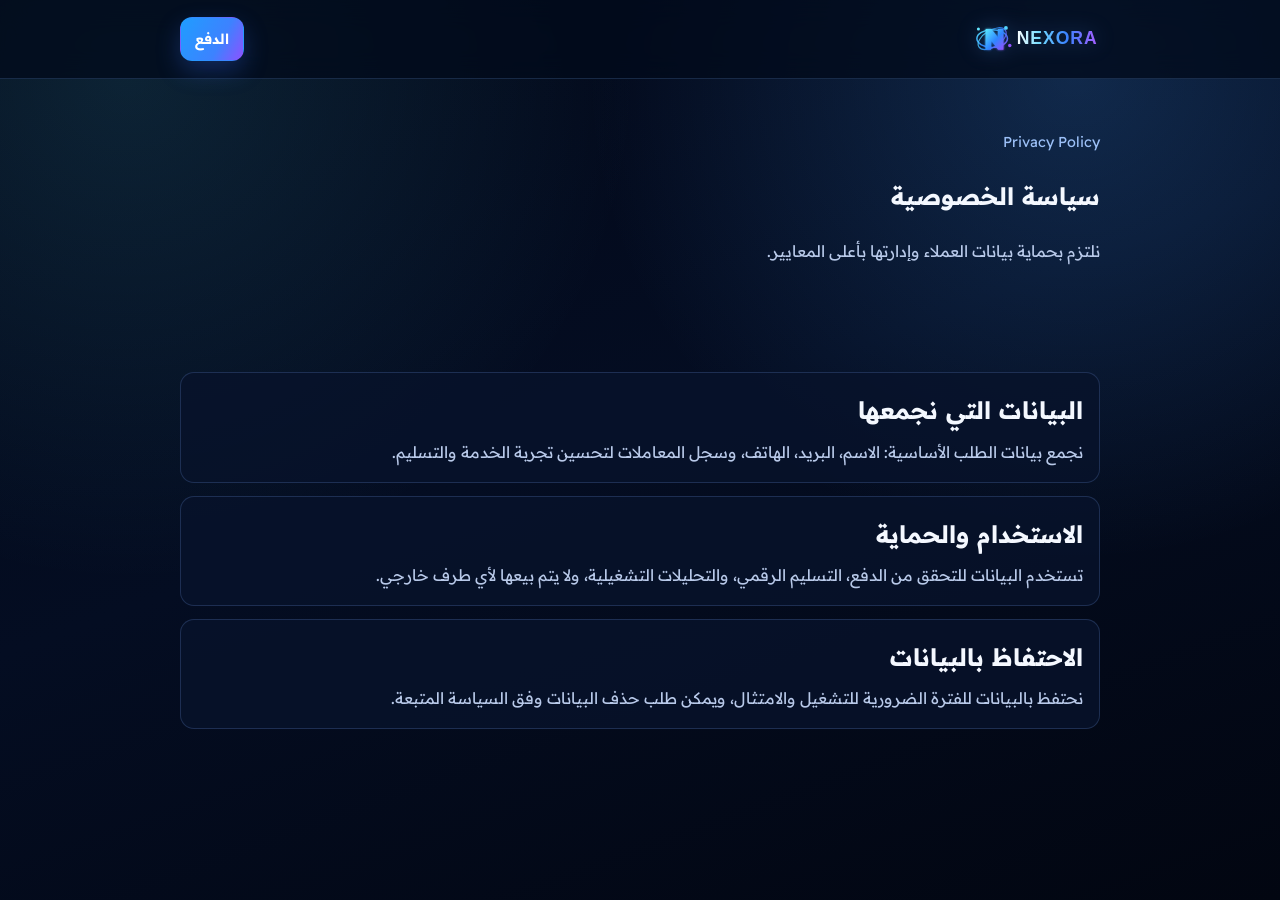
<file: privacy.html>
﻿<!doctype html>
<html lang="ar" dir="rtl">
<head>
  <meta charset="utf-8">
  <meta name="viewport" content="width=device-width, initial-scale=1">
  <title>سياسة الخصوصية | Nexora</title>
  <meta name="description" content="سياسة الخصوصية في Nexora لحماية بيانات العملاء والمدفوعات.">
  <link rel="preconnect" href="https://fonts.googleapis.com">
  <link rel="preconnect" href="https://fonts.gstatic.com" crossorigin>
  <link href="https://fonts.googleapis.com/css2?family=Readex+Pro:wght@300..700&display=swap" rel="stylesheet">
  <link rel="stylesheet" href="styles.css">
</head>
<body class="service-page loaded">
  <header class="nav-wrap">
    <nav class="container nav">
      <a href="index.html" class="brand" aria-label="Nexora"><img class="brand-logo" src="image/nexora-logo.svg" alt="Nexora"></a>
      <a href="checkout.html" class="btn btn-sm">الدفع</a>
    </nav>
  </header>
  <main>
    <section class="service-hero">
      <div class="container">
        <p class="eyebrow">Privacy Policy</p>
        <h1>سياسة الخصوصية</h1>
        <p class="sub">نلتزم بحماية بيانات العملاء وإدارتها بأعلى المعايير.</p>
      </div>
    </section>
    <section class="section">
      <div class="container blocks">
        <article class="block"><h2>البيانات التي نجمعها</h2><p>نجمع بيانات الطلب الأساسية: الاسم، البريد، الهاتف، وسجل المعاملات لتحسين تجربة الخدمة والتسليم.</p></article>
        <article class="block"><h2>الاستخدام والحماية</h2><p>تستخدم البيانات للتحقق من الدفع، التسليم الرقمي، والتحليلات التشغيلية، ولا يتم بيعها لأي طرف خارجي.</p></article>
        <article class="block"><h2>الاحتفاظ بالبيانات</h2><p>نحتفظ بالبيانات للفترة الضرورية للتشغيل والامتثال، ويمكن طلب حذف البيانات وفق السياسة المتبعة.</p></article>
      </div>
    </section>
  </main>
  <script src="app.js" defer></script>
</body>
</html>
</file>
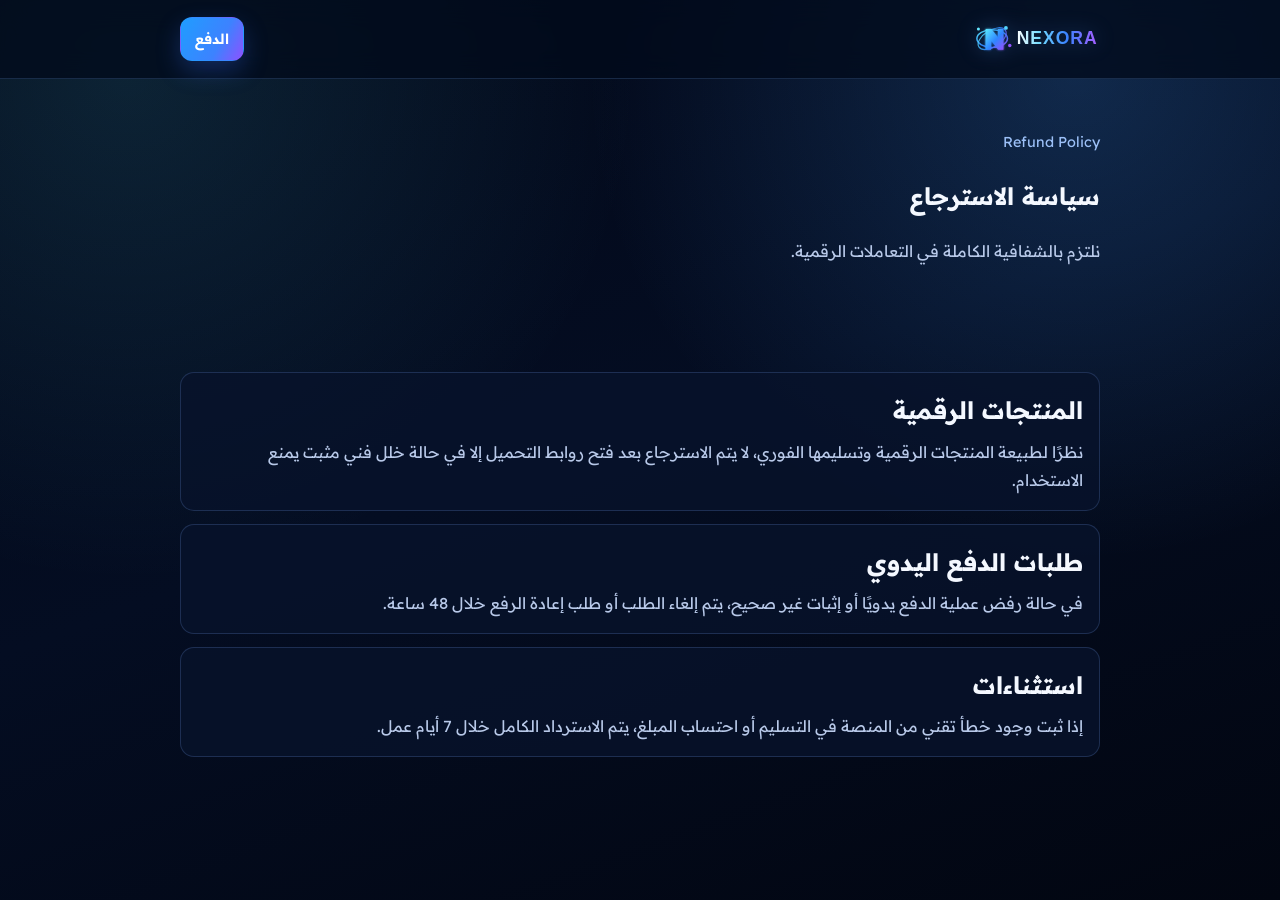
<file: refund-policy.html>
﻿<!doctype html>
<html lang="ar" dir="rtl">
<head>
  <meta charset="utf-8">
  <meta name="viewport" content="width=device-width, initial-scale=1">
  <title>سياسة الاسترجاع | Nexora</title>
  <meta name="description" content="سياسة الاسترجاع الخاصة بمنتجات وخدمات Nexora الرقمية.">
  <link rel="preconnect" href="https://fonts.googleapis.com">
  <link rel="preconnect" href="https://fonts.gstatic.com" crossorigin>
  <link href="https://fonts.googleapis.com/css2?family=Readex+Pro:wght@300..700&display=swap" rel="stylesheet">
  <link rel="stylesheet" href="styles.css">
</head>
<body class="service-page loaded">
  <header class="nav-wrap">
    <nav class="container nav">
      <a href="index.html" class="brand" aria-label="Nexora"><img class="brand-logo" src="image/nexora-logo.svg" alt="Nexora"></a>
      <a href="checkout.html" class="btn btn-sm">الدفع</a>
    </nav>
  </header>
  <main>
    <section class="service-hero">
      <div class="container">
        <p class="eyebrow">Refund Policy</p>
        <h1>سياسة الاسترجاع</h1>
        <p class="sub">نلتزم بالشفافية الكاملة في التعاملات الرقمية.</p>
      </div>
    </section>
    <section class="section">
      <div class="container blocks">
        <article class="block"><h2>المنتجات الرقمية</h2><p>نظرًا لطبيعة المنتجات الرقمية وتسليمها الفوري، لا يتم الاسترجاع بعد فتح روابط التحميل إلا في حالة خلل فني مثبت يمنع الاستخدام.</p></article>
        <article class="block"><h2>طلبات الدفع اليدوي</h2><p>في حالة رفض عملية الدفع يدويًا أو إثبات غير صحيح، يتم إلغاء الطلب أو طلب إعادة الرفع خلال 48 ساعة.</p></article>
        <article class="block"><h2>استثناءات</h2><p>إذا ثبت وجود خطأ تقني من المنصة في التسليم أو احتساب المبلغ، يتم الاسترداد الكامل خلال 7 أيام عمل.</p></article>
      </div>
    </section>
  </main>
  <script src="app.js" defer></script>
</body>
</html>
</file>
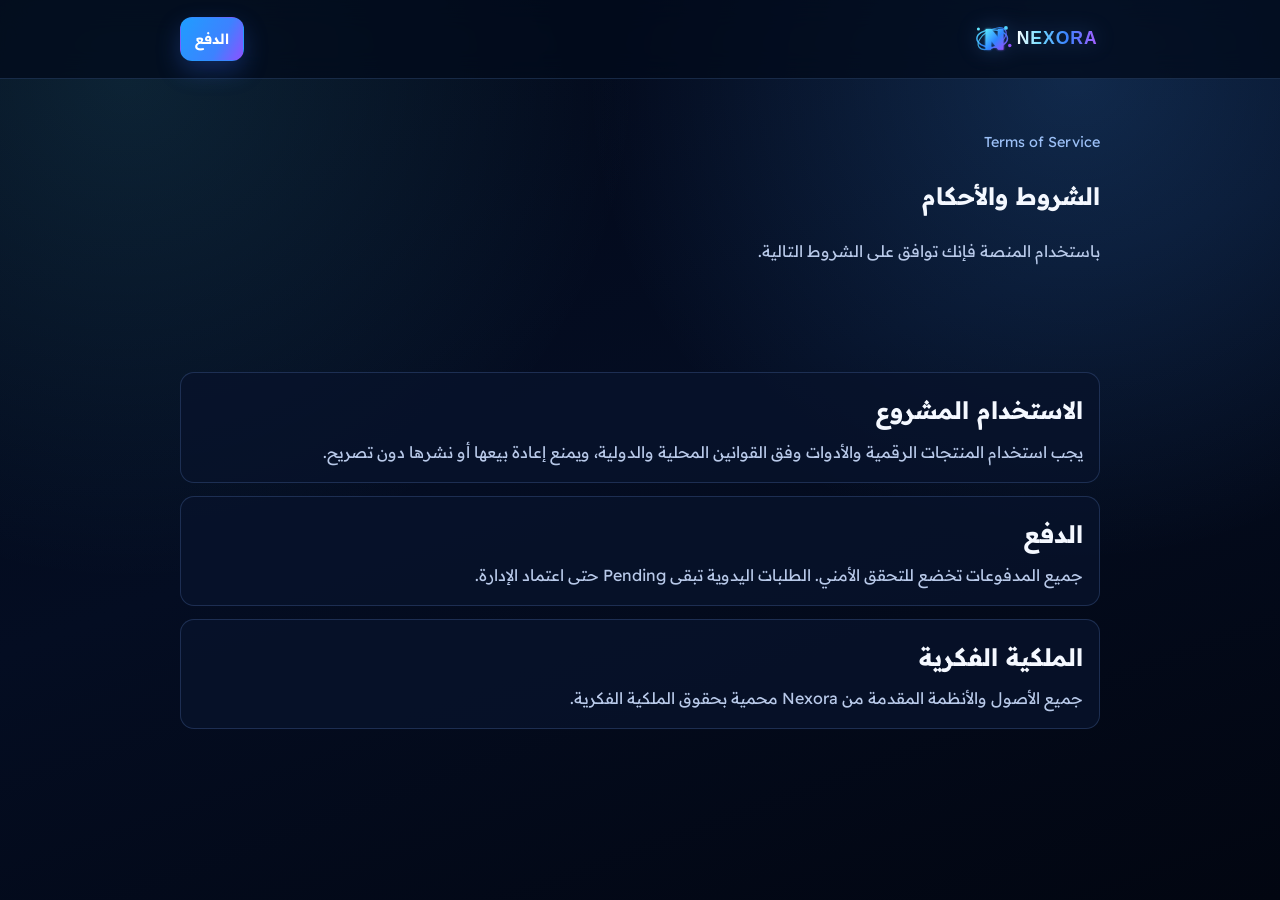
<file: terms.html>
﻿<!doctype html>
<html lang="ar" dir="rtl">
<head>
  <meta charset="utf-8">
  <meta name="viewport" content="width=device-width, initial-scale=1">
  <title>الشروط والأحكام | Nexora</title>
  <meta name="description" content="الشروط والأحكام الخاصة بمنصة Nexora وخدمات الدفع والتسليم الرقمي.">
  <link rel="preconnect" href="https://fonts.googleapis.com">
  <link rel="preconnect" href="https://fonts.gstatic.com" crossorigin>
  <link href="https://fonts.googleapis.com/css2?family=Readex+Pro:wght@300..700&display=swap" rel="stylesheet">
  <link rel="stylesheet" href="styles.css">
</head>
<body class="service-page loaded">
  <header class="nav-wrap">
    <nav class="container nav">
      <a href="index.html" class="brand" aria-label="Nexora"><img class="brand-logo" src="image/nexora-logo.svg" alt="Nexora"></a>
      <a href="checkout.html" class="btn btn-sm">الدفع</a>
    </nav>
  </header>
  <main>
    <section class="service-hero">
      <div class="container">
        <p class="eyebrow">Terms of Service</p>
        <h1>الشروط والأحكام</h1>
        <p class="sub">باستخدام المنصة فإنك توافق على الشروط التالية.</p>
      </div>
    </section>
    <section class="section">
      <div class="container blocks">
        <article class="block"><h2>الاستخدام المشروع</h2><p>يجب استخدام المنتجات الرقمية والأدوات وفق القوانين المحلية والدولية، ويمنع إعادة بيعها أو نشرها دون تصريح.</p></article>
        <article class="block"><h2>الدفع</h2><p>جميع المدفوعات تخضع للتحقق الأمني. الطلبات اليدوية تبقى Pending حتى اعتماد الإدارة.</p></article>
        <article class="block"><h2>الملكية الفكرية</h2><p>جميع الأصول والأنظمة المقدمة من Nexora محمية بحقوق الملكية الفكرية.</p></article>
      </div>
    </section>
  </main>
  <script src="app.js" defer></script>
</body>
</html>
</file>
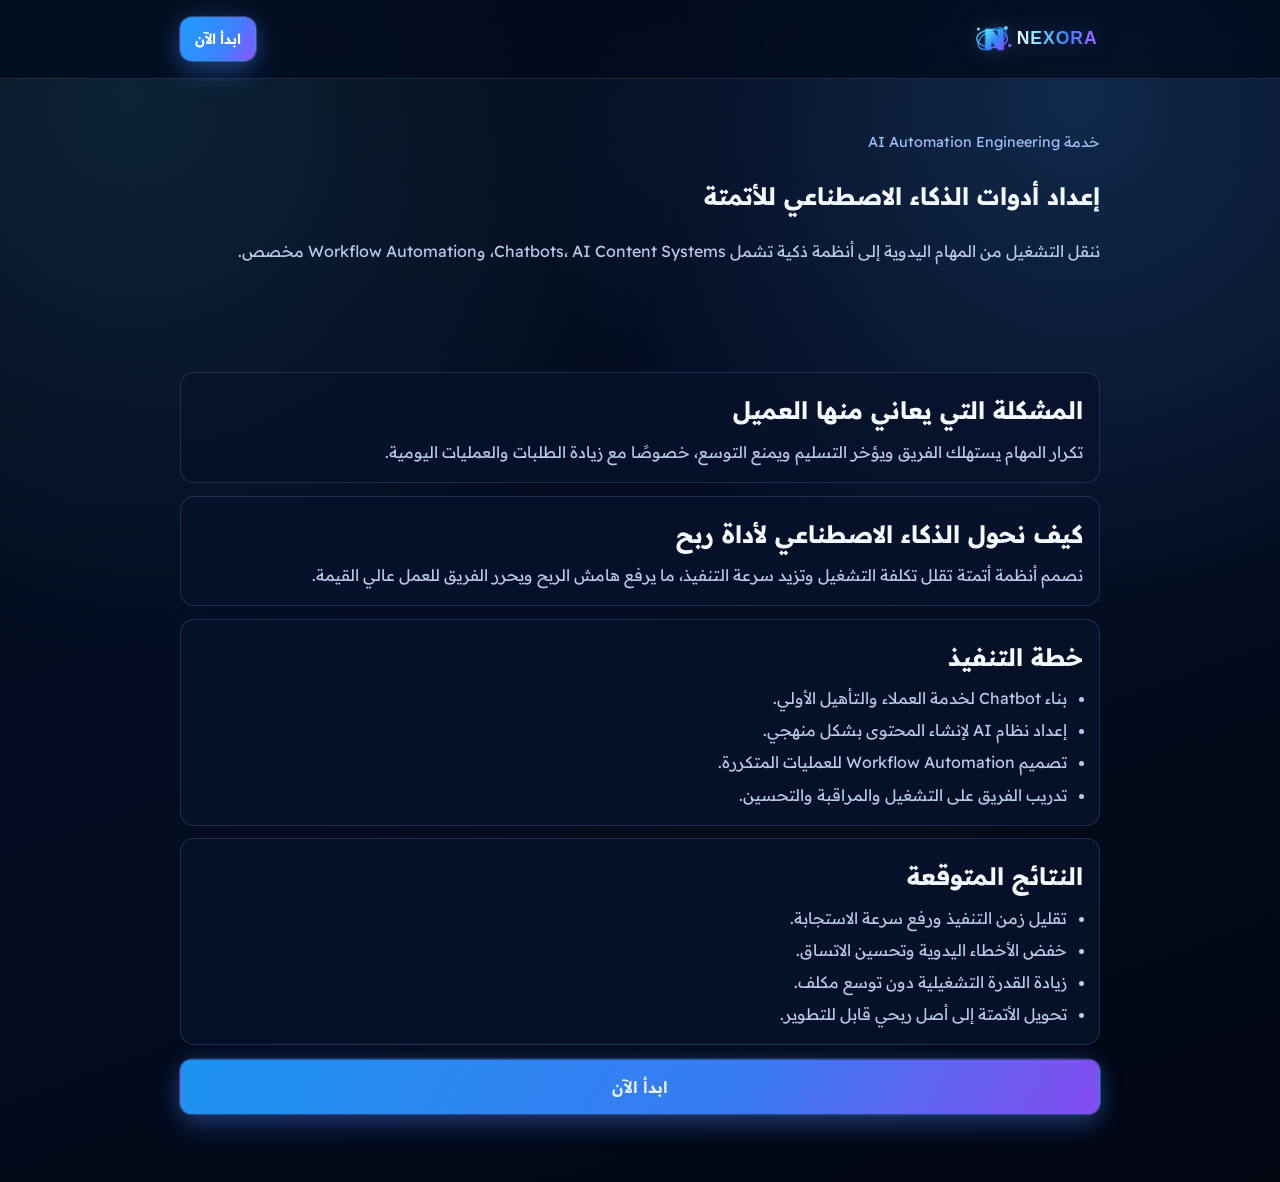
<file: services/ai-automation.html>
﻿<!doctype html>
<html lang="ar" dir="rtl">
<head>
  <meta charset="utf-8">
  <meta name="viewport" content="width=device-width, initial-scale=1">
  <title>إعداد أدوات الذكاء الاصطناعي للأتمتة | Nexora</title>
  <meta name="description" content="إعداد Chatbots وAI content systems وAI workflow automation لرفع الإنتاجية والربحية.">
  <link rel="preconnect" href="https://fonts.googleapis.com">
  <link rel="preconnect" href="https://fonts.gstatic.com" crossorigin>
  <link href="https://fonts.googleapis.com/css2?family=Readex+Pro:wght@300..700&display=swap" rel="stylesheet">
  <link rel="stylesheet" href="../styles.css">
</head>
<body class="service-page loaded">
  <div class="page-transition" id="pageTransition" aria-hidden="true"></div>
  <header class="nav-wrap">
    <nav class="container nav">
      <a href="../index.html" class="brand" aria-label="Nexora"><img class="brand-logo" src="../image/nexora-logo.svg" alt="Nexora"></a>
      <a class="btn btn-sm btn-glow" href="../index.html#contact">ابدأ الآن</a>
    </nav>
  </header>
  <main>
    <section class="service-hero">
      <div class="container reveal">
        <p class="eyebrow">خدمة AI Automation Engineering</p>
        <h1>إعداد أدوات الذكاء الاصطناعي للأتمتة</h1>
        <p class="sub">ننقل التشغيل من المهام اليدوية إلى أنظمة ذكية تشمل Chatbots، AI Content Systems، وWorkflow Automation مخصص.</p>
      </div>
    </section>
    <section class="section">
      <div class="container blocks">
        <article class="block reveal">
          <h2>المشكلة التي يعاني منها العميل</h2>
          <p>تكرار المهام يستهلك الفريق ويؤخر التسليم ويمنع التوسع، خصوصًا مع زيادة الطلبات والعمليات اليومية.</p>
        </article>
        <article class="block reveal">
          <h2>كيف نحول الذكاء الاصطناعي لأداة ربح</h2>
          <p>نصمم أنظمة أتمتة تقلل تكلفة التشغيل وتزيد سرعة التنفيذ، ما يرفع هامش الربح ويحرر الفريق للعمل عالي القيمة.</p>
        </article>
        <article class="block reveal">
          <h2>خطة التنفيذ</h2>
          <ul>
            <li>بناء Chatbot لخدمة العملاء والتأهيل الأولي.</li>
            <li>إعداد نظام AI لإنشاء المحتوى بشكل منهجي.</li>
            <li>تصميم Workflow Automation للعمليات المتكررة.</li>
            <li>تدريب الفريق على التشغيل والمراقبة والتحسين.</li>
          </ul>
        </article>
        <article class="block reveal">
          <h2>النتائج المتوقعة</h2>
          <ul>
            <li>تقليل زمن التنفيذ ورفع سرعة الاستجابة.</li>
            <li>خفض الأخطاء اليدوية وتحسين الاتساق.</li>
            <li>زيادة القدرة التشغيلية دون توسع مكلف.</li>
            <li>تحويل الأتمتة إلى أصل ربحي قابل للتطوير.</li>
          </ul>
        </article>
        <a href="../index.html#contact" class="btn btn-glow reveal">ابدأ الآن</a>
      </div>
    </section>
  </main>
  <script src="https://cdn.jsdelivr.net/npm/gsap@3.12.5/dist/gsap.min.js" defer></script>
  <script src="../app.js" defer></script>
</body>
</html>
</file>
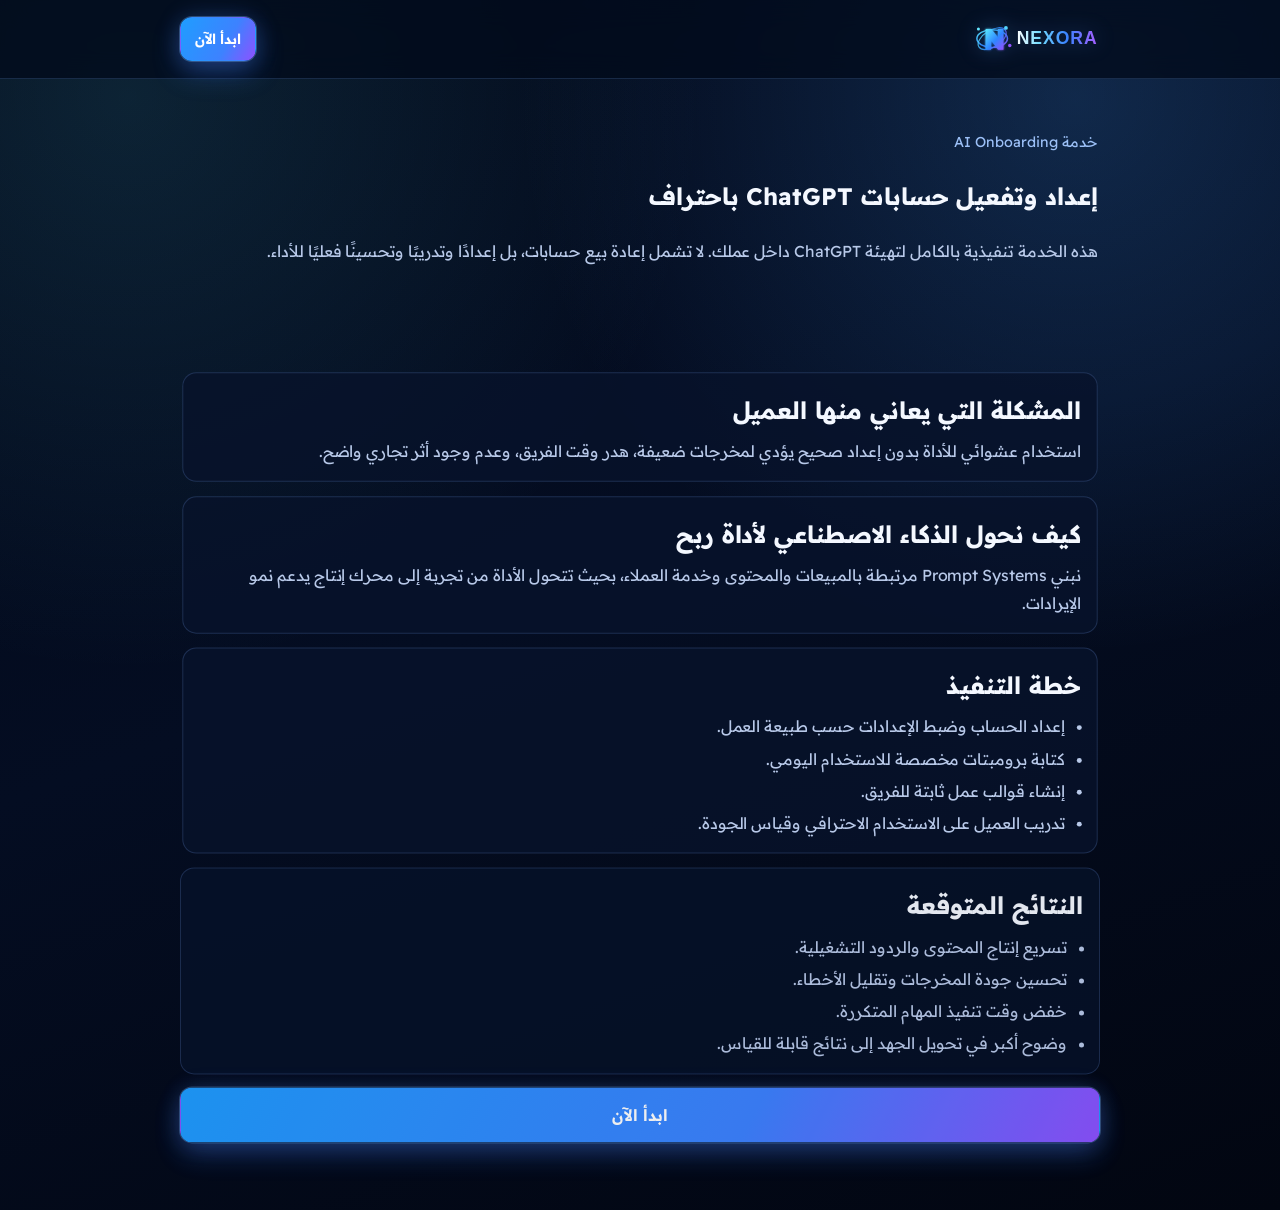
<file: services/chatgpt-setup.html>
﻿<!doctype html>
<html lang="ar" dir="rtl">
<head>
  <meta charset="utf-8">
  <meta name="viewport" content="width=device-width, initial-scale=1">
  <title>إعداد وتفعيل حسابات ChatGPT باحتراف | Nexora</title>
  <meta name="description" content="خدمة إعداد وتفعيل ChatGPT للأعمال: إعداد الحساب، ضبط الإعدادات، برومبتات مخصصة، وتدريب احترافي.">
  <link rel="preconnect" href="https://fonts.googleapis.com">
  <link rel="preconnect" href="https://fonts.gstatic.com" crossorigin>
  <link href="https://fonts.googleapis.com/css2?family=Readex+Pro:wght@300..700&display=swap" rel="stylesheet">
  <link rel="stylesheet" href="../styles.css">
</head>
<body class="service-page loaded">
  <div class="page-transition" id="pageTransition" aria-hidden="true"></div>
  <header class="nav-wrap">
    <nav class="container nav">
      <a href="../index.html" class="brand" aria-label="Nexora"><img class="brand-logo" src="../image/nexora-logo.svg" alt="Nexora"></a>
      <a class="btn btn-sm btn-glow" href="../index.html#contact">ابدأ الآن</a>
    </nav>
  </header>
  <main>
    <section class="service-hero">
      <div class="container reveal">
        <p class="eyebrow">خدمة AI Onboarding</p>
        <h1>إعداد وتفعيل حسابات ChatGPT باحتراف</h1>
        <p class="sub">هذه الخدمة تنفيذية بالكامل لتهيئة ChatGPT داخل عملك. لا تشمل إعادة بيع حسابات، بل إعدادًا وتدريبًا وتحسينًا فعليًا للأداء.</p>
      </div>
    </section>
    <section class="section">
      <div class="container blocks">
        <article class="block reveal">
          <h2>المشكلة التي يعاني منها العميل</h2>
          <p>استخدام عشوائي للأداة بدون إعداد صحيح يؤدي لمخرجات ضعيفة، هدر وقت الفريق، وعدم وجود أثر تجاري واضح.</p>
        </article>
        <article class="block reveal">
          <h2>كيف نحول الذكاء الاصطناعي لأداة ربح</h2>
          <p>نبني Prompt Systems مرتبطة بالمبيعات والمحتوى وخدمة العملاء، بحيث تتحول الأداة من تجربة إلى محرك إنتاج يدعم نمو الإيرادات.</p>
        </article>
        <article class="block reveal">
          <h2>خطة التنفيذ</h2>
          <ul>
            <li>إعداد الحساب وضبط الإعدادات حسب طبيعة العمل.</li>
            <li>كتابة برومبتات مخصصة للاستخدام اليومي.</li>
            <li>إنشاء قوالب عمل ثابتة للفريق.</li>
            <li>تدريب العميل على الاستخدام الاحترافي وقياس الجودة.</li>
          </ul>
        </article>
        <article class="block reveal">
          <h2>النتائج المتوقعة</h2>
          <ul>
            <li>تسريع إنتاج المحتوى والردود التشغيلية.</li>
            <li>تحسين جودة المخرجات وتقليل الأخطاء.</li>
            <li>خفض وقت تنفيذ المهام المتكررة.</li>
            <li>وضوح أكبر في تحويل الجهد إلى نتائج قابلة للقياس.</li>
          </ul>
        </article>
        <a href="../index.html#contact" class="btn btn-glow reveal">ابدأ الآن</a>
      </div>
    </section>
  </main>
  <script src="https://cdn.jsdelivr.net/npm/gsap@3.12.5/dist/gsap.min.js" defer></script>
  <script src="../app.js" defer></script>
</body>
</html>
</file>
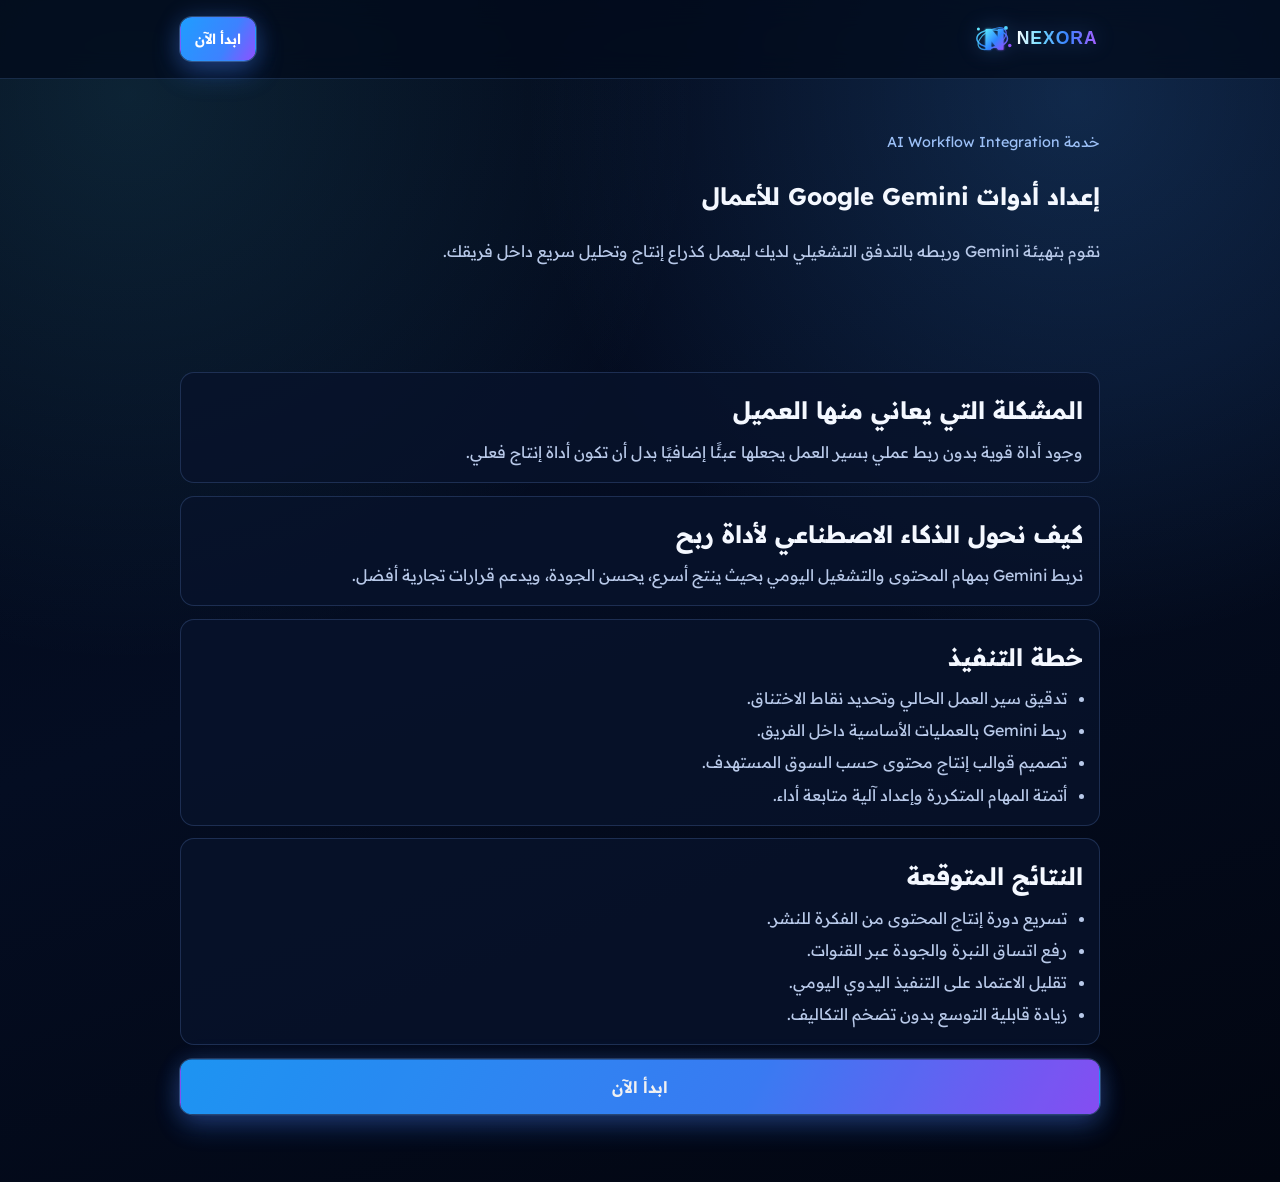
<file: services/gemini-business.html>
﻿<!doctype html>
<html lang="ar" dir="rtl">
<head>
  <meta charset="utf-8">
  <meta name="viewport" content="width=device-width, initial-scale=1">
  <title>إعداد أدوات Google Gemini للأعمال | Nexora</title>
  <meta name="description" content="خدمة إعداد Gemini للأعمال: ربط سير العمل، إنشاء المحتوى، وأتمتة المهام بشكل احترافي.">
  <link rel="preconnect" href="https://fonts.googleapis.com">
  <link rel="preconnect" href="https://fonts.gstatic.com" crossorigin>
  <link href="https://fonts.googleapis.com/css2?family=Readex+Pro:wght@300..700&display=swap" rel="stylesheet">
  <link rel="stylesheet" href="../styles.css">
</head>
<body class="service-page loaded">
  <div class="page-transition" id="pageTransition" aria-hidden="true"></div>
  <header class="nav-wrap">
    <nav class="container nav">
      <a href="../index.html" class="brand" aria-label="Nexora"><img class="brand-logo" src="../image/nexora-logo.svg" alt="Nexora"></a>
      <a class="btn btn-sm btn-glow" href="../index.html#contact">ابدأ الآن</a>
    </nav>
  </header>
  <main>
    <section class="service-hero">
      <div class="container reveal">
        <p class="eyebrow">خدمة AI Workflow Integration</p>
        <h1>إعداد أدوات Google Gemini للأعمال</h1>
        <p class="sub">نقوم بتهيئة Gemini وربطه بالتدفق التشغيلي لديك ليعمل كذراع إنتاج وتحليل سريع داخل فريقك.</p>
      </div>
    </section>
    <section class="section">
      <div class="container blocks">
        <article class="block reveal">
          <h2>المشكلة التي يعاني منها العميل</h2>
          <p>وجود أداة قوية بدون ربط عملي بسير العمل يجعلها عبئًا إضافيًا بدل أن تكون أداة إنتاج فعلي.</p>
        </article>
        <article class="block reveal">
          <h2>كيف نحول الذكاء الاصطناعي لأداة ربح</h2>
          <p>نربط Gemini بمهام المحتوى والتشغيل اليومي بحيث ينتج أسرع، يحسن الجودة، ويدعم قرارات تجارية أفضل.</p>
        </article>
        <article class="block reveal">
          <h2>خطة التنفيذ</h2>
          <ul>
            <li>تدقيق سير العمل الحالي وتحديد نقاط الاختناق.</li>
            <li>ربط Gemini بالعمليات الأساسية داخل الفريق.</li>
            <li>تصميم قوالب إنتاج محتوى حسب السوق المستهدف.</li>
            <li>أتمتة المهام المتكررة وإعداد آلية متابعة أداء.</li>
          </ul>
        </article>
        <article class="block reveal">
          <h2>النتائج المتوقعة</h2>
          <ul>
            <li>تسريع دورة إنتاج المحتوى من الفكرة للنشر.</li>
            <li>رفع اتساق النبرة والجودة عبر القنوات.</li>
            <li>تقليل الاعتماد على التنفيذ اليدوي اليومي.</li>
            <li>زيادة قابلية التوسع بدون تضخم التكاليف.</li>
          </ul>
        </article>
        <a href="../index.html#contact" class="btn btn-glow reveal">ابدأ الآن</a>
      </div>
    </section>
  </main>
  <script src="https://cdn.jsdelivr.net/npm/gsap@3.12.5/dist/gsap.min.js" defer></script>
  <script src="../app.js" defer></script>
</body>
</html>
</file>
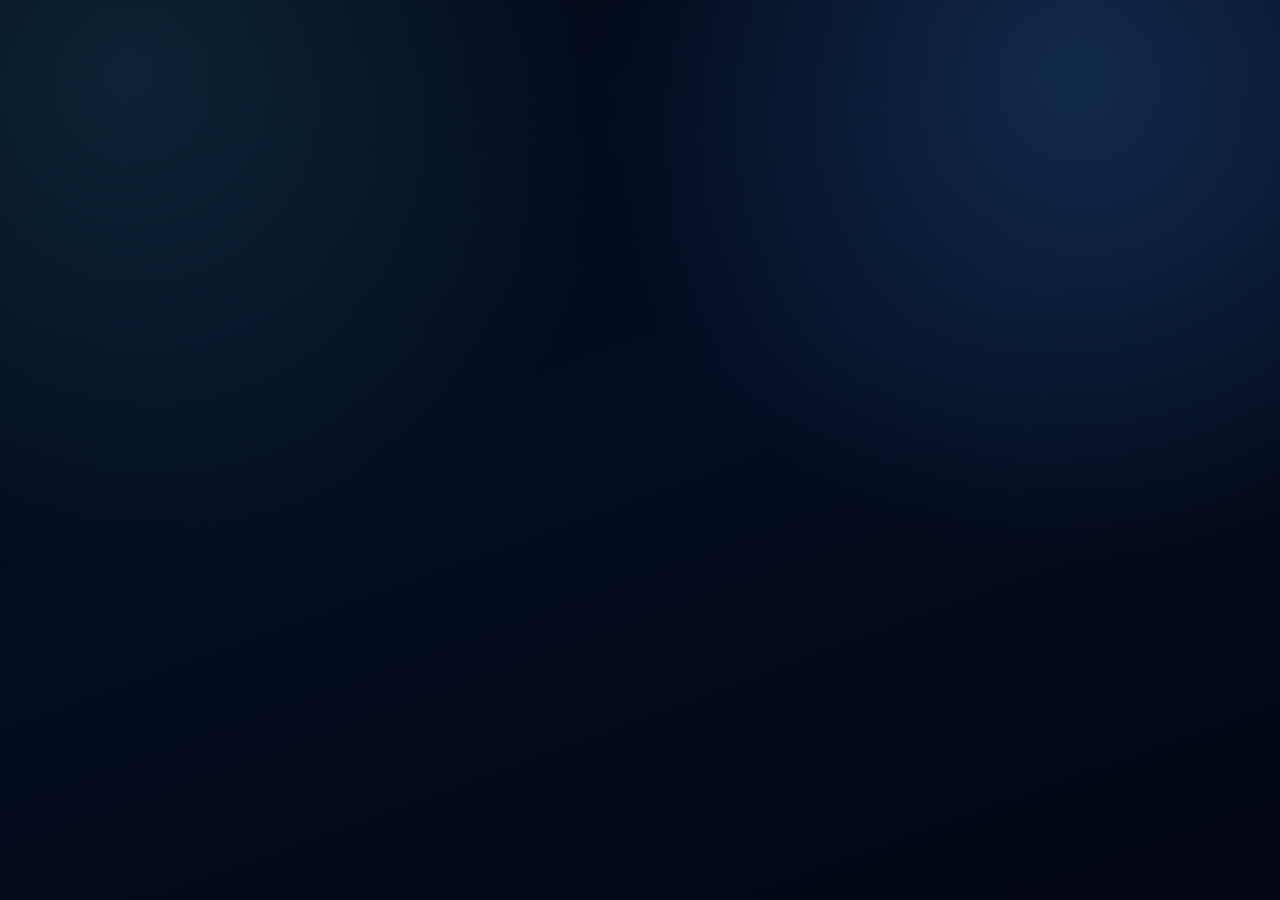
<file: services/graphic-design.html>
<!doctype html>
<html lang="ar" dir="rtl">
<head>
  <meta charset="utf-8">
  <meta name="viewport" content="width=device-width, initial-scale=1">
  <title>تصميم الجرافيك الاحترافي | Nexora</title>
  <meta name="description" content="تصميمات احترافية من Nexora تدعم الهوية وتزيد جاذبية العرض والطلب.">
  <link rel="preconnect" href="https://fonts.googleapis.com">
  <link rel="preconnect" href="https://fonts.gstatic.com" crossorigin>
  <link href="https://fonts.googleapis.com/css2?family=Readex+Pro:wght@300..700&display=swap" rel="stylesheet">
  <link rel="stylesheet" href="../styles.css">
</head>
<body class="service-page">
  <header class="nav-wrap">
    <nav class="container nav">
      <a href="../index.html" class="brand" aria-label="Nexora"><img class="brand-logo" src="../image/nexora-logo.svg" alt="Nexora"></a>
      <a class="btn btn-sm" href="../index.html#contact">ابدأ مشروعك</a>
    </nav>
  </header>
  <main>
    <section class="service-hero">
      <div class="container">
        <p class="eyebrow">خدمة احترافية</p>
        <h1>تصميم الجرافيك الاحترافي</h1>
        <p class="sub">تصميم لا يكتفي بالشكل، بل يبني إدراكًا واضحًا للقيمة ويدعم قرار الشراء.</p>
      </div>
    </section>
    <section class="section">
      <div class="container blocks">
        <article class="block">
          <h2>المشكلة</h2>
          <p>تصاميم غير متسقة تؤدي لرسائل مبهمة وتضعف حضور العلامة مقارنة بالمنافسين.</p>
        </article>
        <article class="block">
          <h2>الحل</h2>
          <p>نصمم أصولًا بصرية متكاملة للإعلانات والمنصات الاجتماعية والهوية التشغيلية مع معايير واضحة للاستخدام.</p>
        </article>
        <article class="block">
          <h2>لماذا Nexora؟</h2>
          <p>نربط التصميم بهدف تجاري محدد: رفع معدل النقر، تحسين التفاعل، وزيادة جودة الانطباع الأول.</p>
        </article>
        <a href="../index.html#contact" class="btn">احجز الخدمة الآن</a>
      </div>
    </section>
  </main>
</body>
</html>
</file>
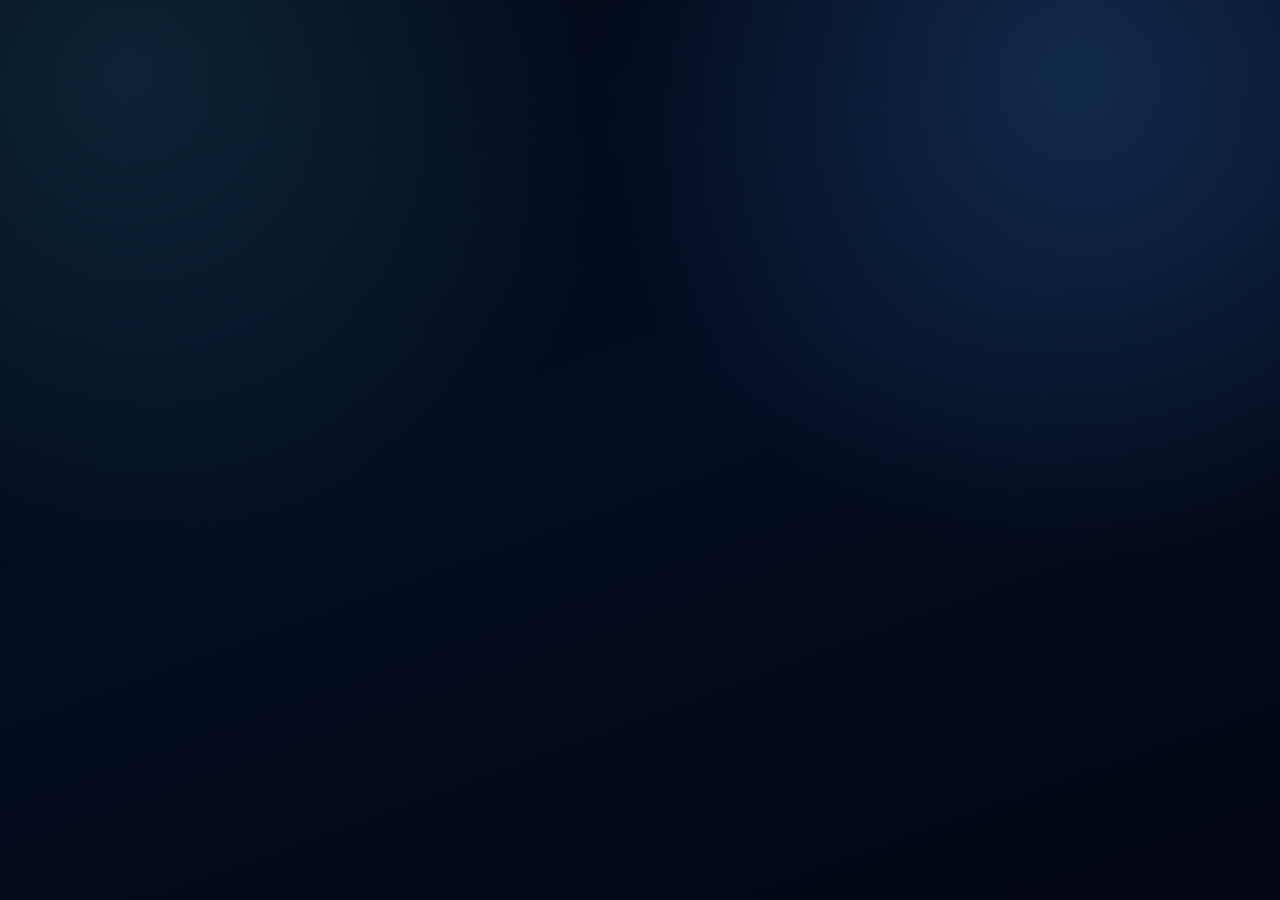
<file: services/social-media.html>
<!doctype html>
<html lang="ar" dir="rtl">
<head>
  <meta charset="utf-8">
  <meta name="viewport" content="width=device-width, initial-scale=1">
  <title>إدارة حسابات السوشيال ميديا | Nexora</title>
  <meta name="description" content="خدمة إدارة سوشيال ميديا من Nexora لرفع الوعي وتحويل التفاعل إلى مبيعات.">
  <link rel="preconnect" href="https://fonts.googleapis.com">
  <link rel="preconnect" href="https://fonts.gstatic.com" crossorigin>
  <link href="https://fonts.googleapis.com/css2?family=Readex+Pro:wght@300..700&display=swap" rel="stylesheet">
  <link rel="stylesheet" href="../styles.css">
</head>
<body class="service-page">
  <header class="nav-wrap">
    <nav class="container nav">
      <a href="../index.html" class="brand" aria-label="Nexora"><img class="brand-logo" src="../image/nexora-logo.svg" alt="Nexora"></a>
      <a class="btn btn-sm" href="../index.html#contact">ابدأ مشروعك</a>
    </nav>
  </header>
  <main>
    <section class="service-hero">
      <div class="container">
        <p class="eyebrow">خدمة احترافية</p>
        <h1>إدارة حسابات السوشيال ميديا</h1>
        <p class="sub">نحوّل حساباتك من وجود رقمي عشوائي إلى قناة نمو تقود إلى مبيعات واستفسارات مستمرة.</p>
      </div>
    </section>
    <section class="section">
      <div class="container blocks">
        <article class="block">
          <h2>المشكلة</h2>
          <p>نشر غير منتظم ورسائل غير واضحة يضعف الثقة ويجعل المحتوى بلا أثر تجاري مباشر.</p>
        </article>
        <article class="block">
          <h2>الحل</h2>
          <p>نضع استراتيجية محتوى شهرية، هوية بصرية ثابتة، وجدولة ذكية مع تقارير أداء مرتبطة بأهدافك.</p>
        </article>
        <article class="block">
          <h2>لماذا Nexora؟</h2>
          <p>نعمل بمنهجية قابلة للقياس: محتوى يخدم مسار الشراء، اختبارات مستمرة، وتحسين يعتمد على البيانات لا التوقعات.</p>
        </article>
        <a href="../index.html#contact" class="btn">احجز الخدمة الآن</a>
      </div>
    </section>
  </main>
</body>
</html>
</file>
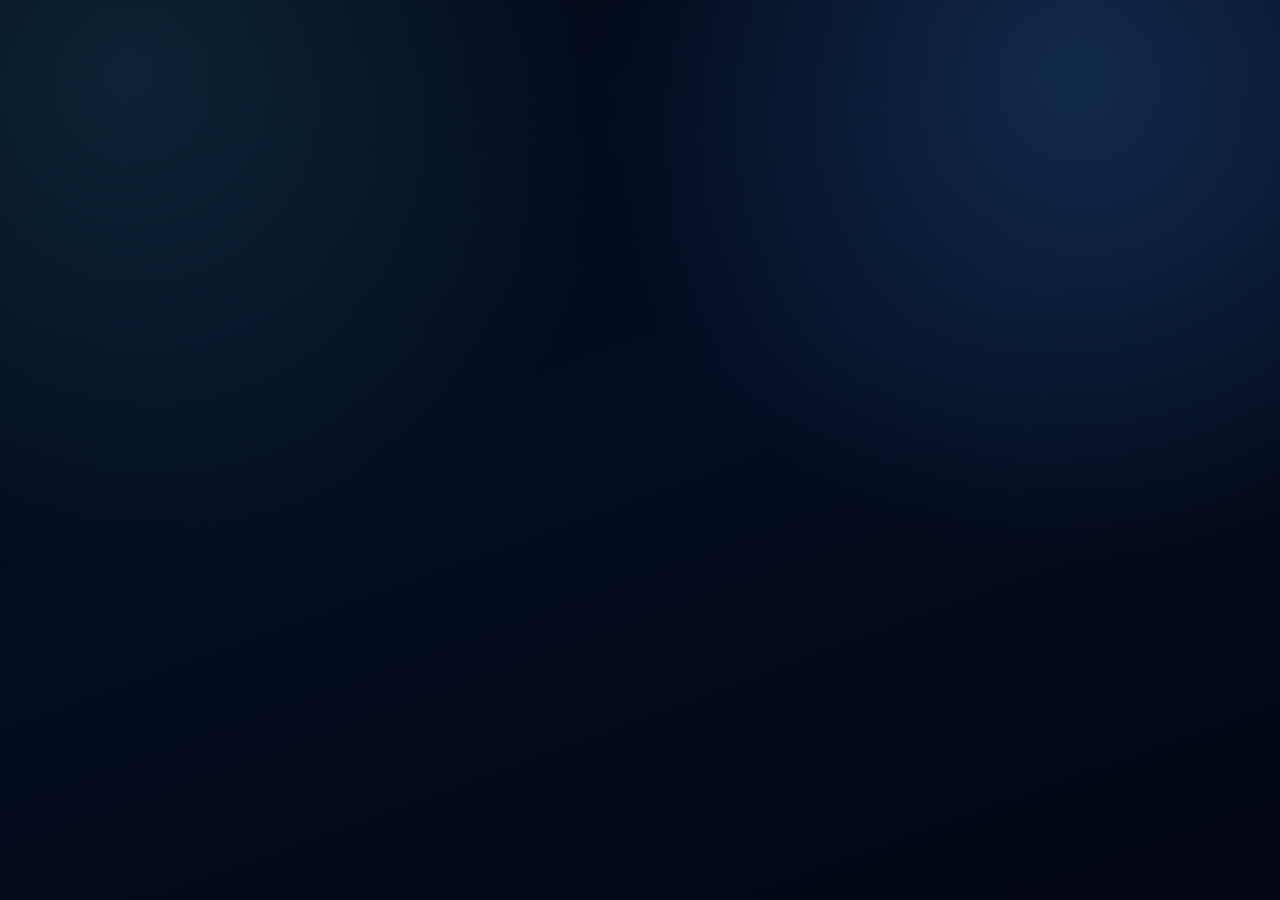
<file: services/websites.html>
<!doctype html>
<html lang="ar" dir="rtl">
<head>
  <meta charset="utf-8">
  <meta name="viewport" content="width=device-width, initial-scale=1">
  <title>إنشاء مواقع وصفحات هبوط | Nexora</title>
  <meta name="description" content="تطوير مواقع وصفحات هبوط سريعة ومحسنة للتحويل من Nexora.">
  <link rel="preconnect" href="https://fonts.googleapis.com">
  <link rel="preconnect" href="https://fonts.gstatic.com" crossorigin>
  <link href="https://fonts.googleapis.com/css2?family=Readex+Pro:wght@300..700&display=swap" rel="stylesheet">
  <link rel="stylesheet" href="../styles.css">
</head>
<body class="service-page">
  <header class="nav-wrap">
    <nav class="container nav">
      <a href="../index.html" class="brand" aria-label="Nexora"><img class="brand-logo" src="../image/nexora-logo.svg" alt="Nexora"></a>
      <a class="btn btn-sm" href="../index.html#contact">ابدأ مشروعك</a>
    </nav>
  </header>
  <main>
    <section class="service-hero">
      <div class="container">
        <p class="eyebrow">خدمة احترافية</p>
        <h1>إنشاء مواقع وصفحات هبوط</h1>
        <p class="sub">نبني صفحات تقود الزائر إلى قرار واضح: تسجيل، حجز، أو شراء.</p>
      </div>
    </section>
    <section class="section">
      <div class="container blocks">
        <article class="block">
          <h2>المشكلة</h2>
          <p>صفحات بطيئة أو غير واضحة تجعل المستخدم يغادر قبل الوصول للعرض أو الإجراء المطلوب.</p>
        </article>
        <article class="block">
          <h2>الحل</h2>
          <p>نصمم تجربة مركزة على التحويل: سرعة تحميل عالية، هيكلة محتوى إقناعية، وCTA في المكان المناسب.</p>
        </article>
        <article class="block">
          <h2>لماذا Nexora؟</h2>
          <p>نجمع بين UX وCopywriting والتحليل الفني لبناء صفحات تحقق أداءً ملموسًا لا مجرد شكل جميل.</p>
        </article>
        <a href="../index.html#contact" class="btn">احجز الخدمة الآن</a>
      </div>
    </section>
  </main>
</body>
</html>
</file>
<file: styles.css>
﻿:root {
  --bg: #02081a;
  --bg-soft: #081733;
  --panel: rgba(8, 19, 43, 0.82);
  --panel-strong: rgba(7, 15, 34, 0.94);
  --line: rgba(103, 143, 214, 0.24);
  --line-strong: rgba(123, 186, 255, 0.54);
  --text: #f4f8ff;
  --muted: #b8c9e9;
  --blue: #2f86ff;
  --blue-strong: #4ed7ff;
  --neon: #66e3ff;
  --violet: #8f51ff;
  --ok: #25d366;
  --danger: #ff5c84;
  --radius: 18px;
  --shadow: 0 18px 36px rgba(2, 9, 28, 0.42);
  --glow: 0 0 0 1px rgba(126, 188, 255, 0.3), 0 0 24px rgba(95, 142, 255, 0.2);
}

* {
  box-sizing: border-box;
}

html {
  scroll-behavior: smooth;
}

body {
  margin: 0;
  font-family: "Readex Pro", sans-serif;
  color: var(--text);
  background:
    radial-gradient(circle at 84% 8%, rgba(70, 162, 255, 0.2), transparent 36%),
    radial-gradient(circle at 10% 8%, rgba(87, 231, 255, 0.12), transparent 36%),
    linear-gradient(160deg, #020717 0%, #040d22 48%, #020611 100%);
  line-height: 1.75;
  min-height: 100vh;
  overflow-x: hidden;
  opacity: 0;
  transition: opacity 0.35s ease;
}

body.loaded {
  opacity: 1;
}

body.is-transitioning {
  opacity: 0.2;
}

a {
  color: inherit;
  text-decoration: none;
}

.container {
  width: min(1180px, 92%);
  margin-inline: auto;
  position: relative;
  z-index: 3;
}

.loading-screen {
  position: fixed;
  inset: 0;
  z-index: 999;
  display: grid;
  place-content: center;
  gap: 0.55rem;
  background: radial-gradient(circle at center, #0e1f45 0%, #020816 72%);
  text-align: center;
  transition: opacity 0.45s ease, visibility 0.45s ease;
}

.loading-screen.hidden {
  opacity: 0;
  visibility: hidden;
}

.loading-logo {
  display: grid;
  place-items: center;
}

.loading-logo-mark {
  width: min(320px, 72vw);
  height: auto;
  filter: drop-shadow(0 0 22px rgba(95, 164, 255, 0.32));
}

.loading-screen p {
  margin: 0;
  color: var(--muted);
}

.page-transition {
  position: fixed;
  inset: 0;
  z-index: 998;
  pointer-events: none;
  background: radial-gradient(circle at 25% 8%, rgba(84, 163, 255, 0.4), transparent 46%), #020816;
  opacity: 0;
  transform: scaleY(0);
  transform-origin: top;
}

.page-transition.active {
  opacity: 1;
  transform: scaleY(1);
  transition: transform 0.35s cubic-bezier(0.65, 0.05, 0.36, 1), opacity 0.35s ease;
}

.tech-grid {
  display: none;
}

.particle-canvas {
  display: none;
}

.floating-shapes {
  display: none;
}

.shape {
  display: none;
}

.s1 {
  width: 100px;
  height: 100px;
  top: 16%;
  left: 7%;
  animation: floatY 9s ease-in-out infinite;
}

.s2 {
  width: 150px;
  height: 150px;
  top: 55%;
  right: 8%;
  animation: floatY 11s ease-in-out infinite reverse;
}

.s3 {
  width: 85px;
  height: 85px;
  top: 78%;
  left: 30%;
  animation: floatY 10.5s ease-in-out infinite;
}

.nav-wrap {
  position: sticky;
  top: 0;
  z-index: 120;
  backdrop-filter: blur(14px);
  background: rgba(2, 11, 28, 0.78);
  border-bottom: 1px solid rgba(103, 150, 220, 0.22);
  transition: min-height 0.25s ease, background 0.25s ease, border-color 0.25s ease;
}

.nav-wrap.shrink {
  background: rgba(2, 11, 28, 0.94);
  border-bottom-color: rgba(124, 187, 255, 0.38);
}

.nav {
  min-height: 78px;
  display: flex;
  align-items: center;
  justify-content: space-between;
  gap: 1rem;
  transition: min-height 0.25s ease;
}

.nav-wrap.shrink .nav {
  min-height: 64px;
}

.brand {
  display: inline-flex;
  align-items: center;
  min-height: 46px;
}

.brand-logo {
  height: 42px;
  width: auto;
  display: block;
  filter: drop-shadow(0 0 10px rgba(92, 160, 255, 0.28));
}

.brand-dot {
  display: none;
}

.nav-links {
  display: flex;
  align-items: center;
  gap: 1.05rem;
}

.nav-links a {
  color: var(--muted);
  font-size: 0.92rem;
  transition: color 0.2s ease;
}

.nav-links a:hover {
  color: #ffffff;
}

.menu-btn {
  display: none;
  align-items: center;
  gap: 0.55rem;
  border: 1px solid rgba(124, 183, 255, 0.36);
  background: linear-gradient(160deg, rgba(25, 52, 96, 0.64), rgba(11, 27, 59, 0.78));
  color: var(--text);
  border-radius: 12px;
  padding: 0.48rem 0.78rem;
  font-family: inherit;
  font-size: 0.9rem;
  font-weight: 640;
  cursor: pointer;
  box-shadow: 0 8px 18px rgba(5, 18, 44, 0.3);
  transition: transform 0.24s ease, border-color 0.24s ease, box-shadow 0.24s ease;
}

.menu-btn:hover {
  transform: translateY(-1px);
  border-color: rgba(150, 203, 255, 0.65);
  box-shadow: 0 12px 26px rgba(8, 28, 62, 0.45);
}

.menu-btn-label {
  line-height: 1;
}

.menu-btn-icon {
  width: 20px;
  height: 16px;
  display: grid;
  align-content: space-between;
}

.menu-btn-icon span {
  display: block;
  height: 2px;
  border-radius: 999px;
  background: #edf6ff;
  transition: transform 0.26s ease, opacity 0.26s ease, width 0.26s ease;
}

#menuBtn[aria-expanded="true"] .menu-btn-icon span:nth-child(1) {
  transform: translateY(7px) rotate(45deg);
}

#menuBtn[aria-expanded="true"] .menu-btn-icon span:nth-child(2) {
  opacity: 0;
}

#menuBtn[aria-expanded="true"] .menu-btn-icon span:nth-child(3) {
  transform: translateY(-7px) rotate(-45deg);
}

.mobile-menu {
  display: grid;
  grid-template-columns: 1fr;
  overflow: hidden;
  max-height: 0;
  opacity: 0;
  transform: translateY(-14px) scaleY(0.96);
  transform-origin: top;
  pointer-events: none;
  border-top: 1px solid transparent;
  padding: 0 4%;
  background: linear-gradient(180deg, rgba(3, 14, 35, 0.96), rgba(2, 10, 24, 0.98));
  transition:
    max-height 0.42s cubic-bezier(0.22, 1, 0.36, 1),
    opacity 0.26s ease,
    transform 0.34s ease,
    border-color 0.32s ease,
    padding 0.3s ease;
}

.mobile-menu.open {
  max-height: 420px;
  opacity: 1;
  transform: translateY(0) scaleY(1);
  pointer-events: auto;
  border-top-color: rgba(121, 185, 255, 0.3);
  padding: 0.9rem 4% 1rem;
}

.mobile-menu a {
  color: var(--muted);
  padding: 0.58rem 0.32rem;
  border-bottom: 1px solid rgba(94, 142, 212, 0.2);
  border-radius: 10px;
  opacity: 0;
  transform: translateY(-8px);
  transition:
    color 0.2s ease,
    background-color 0.2s ease,
    opacity 0.26s ease,
    transform 0.32s ease;
}

.mobile-menu.open a {
  opacity: 1;
  transform: translateY(0);
}

.mobile-menu.open a:nth-child(1) {
  transition-delay: 0.03s;
}

.mobile-menu.open a:nth-child(2) {
  transition-delay: 0.07s;
}

.mobile-menu.open a:nth-child(3) {
  transition-delay: 0.11s;
}

.mobile-menu.open a:nth-child(4) {
  transition-delay: 0.15s;
}

.mobile-menu.open a:nth-child(5) {
  transition-delay: 0.19s;
}

.mobile-menu a:hover {
  color: #fff;
  background: rgba(50, 108, 202, 0.2);
}

.mobile-menu a:last-child {
  margin-top: 0.4rem;
  color: #fff;
  text-align: center;
  border: 1px solid rgba(119, 184, 255, 0.42);
  background: linear-gradient(120deg, rgba(37, 129, 255, 0.36), rgba(81, 210, 255, 0.25));
}

.mobile-menu a:last-child:hover {
  background: linear-gradient(120deg, rgba(38, 139, 255, 0.48), rgba(83, 216, 255, 0.34));
}

.nav-wrap.menu-open {
  background: rgba(2, 11, 28, 0.97);
  border-bottom-color: rgba(124, 187, 255, 0.4);
  box-shadow: 0 16px 32px rgba(0, 9, 24, 0.45);
}

.btn {
  display: inline-flex;
  justify-content: center;
  align-items: center;
  gap: 0.5rem;
  border-radius: 12px;
  border: 1px solid transparent;
  background: linear-gradient(118deg, #1f9dff, #3d82ff 62%, #8d52ff);
  color: #fff;
  font-weight: 640;
  padding: 0.78rem 1.2rem;
  cursor: pointer;
  transform: translateY(0);
  box-shadow: 0 10px 24px rgba(59, 113, 247, 0.28);
  transition: transform 0.24s cubic-bezier(0.2, 0.8, 0.2, 1), box-shadow 0.24s ease;
}

.btn:hover {
  transform: translateY(-2px);
  box-shadow: 0 15px 30px rgba(79, 128, 255, 0.34);
}

.btn:active {
  transform: translateY(0);
}

.btn-sm {
  font-size: 0.88rem;
  padding: 0.54rem 0.88rem;
}

.btn-full {
  width: 100%;
}

.btn-ghost {
  background: rgba(255, 255, 255, 0.02);
  border-color: var(--line);
  color: var(--text);
  box-shadow: none;
}

.btn-ghost:hover {
  border-color: var(--line-strong);
}

.btn-glow {
  box-shadow: var(--glow), 0 12px 28px rgba(62, 126, 255, 0.32);
}

.section {
  padding: 4.3rem 0;
}

.section-soft {
  background: linear-gradient(180deg, rgba(7, 16, 35, 0.76), rgba(6, 14, 31, 0.73));
  border-top: 1px solid rgba(96, 138, 206, 0.2);
  border-bottom: 1px solid rgba(96, 138, 206, 0.2);
}

.section-head {
  margin-bottom: 1.25rem;
}

.section-head h2 {
  margin: 0.3rem 0 0.4rem;
  line-height: 1.34;
  font-size: clamp(1.38rem, 2.4vw, 2.05rem);
}

.eyebrow {
  margin: 0;
  color: #9cc0f7;
  font-size: 0.9rem;
}

.sub {
  color: var(--muted);
  margin: 0;
}

.hero {
  padding: 3.7rem 0 3.1rem;
}

.hero-grid {
  display: grid;
  gap: 1.2rem;
}

.hero-copy h1 {
  margin: 0.45rem 0 0.9rem;
  font-size: clamp(2rem, 4vw, 3.4rem);
  line-height: 1.18;
}

.scarcity-badge {
  display: inline-flex;
  margin-top: 0.62rem;
  margin-bottom: 0.2rem;
  padding: 0.28rem 0.68rem;
  border-radius: 999px;
  border: 1px solid rgba(255, 92, 132, 0.48);
  background: rgba(255, 92, 132, 0.1);
  color: #ffd1df;
  font-size: 0.82rem;
}

.hero-cta {
  display: flex;
  flex-wrap: wrap;
  gap: 0.68rem;
  margin: 1.05rem 0 1.25rem;
}

.kpis {
  display: grid;
  grid-template-columns: repeat(3, minmax(0, 1fr));
  gap: 0.8rem;
}

.kpis article {
  border: 1px solid var(--line);
  background: linear-gradient(150deg, rgba(12, 27, 58, 0.64), rgba(8, 18, 42, 0.64));
  border-radius: 14px;
  padding: 0.75rem;
  backdrop-filter: blur(9px);
}

.kpis strong {
  display: block;
  font-size: 1.15rem;
}

.kpis span {
  color: var(--muted);
  font-size: 0.87rem;
}

.hero-panel {
  border: 1px solid var(--line);
  border-radius: var(--radius);
  background: linear-gradient(165deg, rgba(11, 24, 51, 0.9), rgba(7, 15, 34, 0.95));
  padding: 1.2rem;
  box-shadow: var(--shadow);
}

.hero-panel h2 {
  margin-top: 0;
  margin-bottom: 0.75rem;
}

.hero-panel ul {
  margin: 0;
  padding: 0;
  list-style: none;
  display: grid;
  gap: 0.5rem;
}

.hero-panel li {
  display: flex;
  align-items: center;
  gap: 0.58rem;
  color: var(--muted);
}

.hero-panel li span {
  width: 2.1rem;
  height: 2.1rem;
  display: inline-flex;
  align-items: center;
  justify-content: center;
  border-radius: 10px;
  font-size: 0.76rem;
  font-weight: 700;
  color: #d8ebff;
  border: 1px solid rgba(122, 170, 255, 0.5);
  background: rgba(47, 109, 255, 0.25);
  flex-shrink: 0;
}

.trust-badges {
  margin-top: 0.95rem;
  display: flex;
  gap: 0.45rem;
  flex-wrap: wrap;
}

.trust-badges span {
  font-size: 0.78rem;
  color: #d7e8ff;
  border: 1px solid rgba(124, 170, 252, 0.5);
  border-radius: 999px;
  padding: 0.2rem 0.52rem;
  background: rgba(46, 111, 255, 0.14);
}

.pillars-grid {
  display: grid;
  gap: 0.95rem;
}

.pillar {
  background: linear-gradient(160deg, rgba(12, 24, 50, 0.86), rgba(7, 16, 35, 0.92));
  border: 1px solid var(--line);
  border-radius: var(--radius);
  padding: 1rem;
  box-shadow: var(--shadow);
  position: relative;
  overflow: hidden;
  transition: transform 0.26s ease, border-color 0.26s ease;
}

.pillar::before {
  content: "";
  position: absolute;
  inset: 0;
  border-radius: inherit;
  padding: 1px;
  background: linear-gradient(130deg, rgba(136, 186, 255, 0.4), rgba(60, 206, 255, 0.2), rgba(103, 134, 255, 0.32));
  -webkit-mask: linear-gradient(#fff 0 0) content-box, linear-gradient(#fff 0 0);
  -webkit-mask-composite: xor;
  mask-composite: exclude;
  pointer-events: none;
}

.pillar:hover {
  transform: translateY(-6px);
  border-color: var(--line-strong);
}

.pillar header {
  display: flex;
  align-items: center;
  gap: 0.55rem;
  margin-bottom: 0.55rem;
}

.pillar-tag {
  margin: 0;
  width: 1.95rem;
  height: 1.95rem;
  display: inline-flex;
  align-items: center;
  justify-content: center;
  border-radius: 9px;
  font-weight: 700;
  color: #e6f4ff;
  border: 1px solid rgba(122, 170, 255, 0.6);
  background: rgba(49, 110, 249, 0.25);
}

.pillar h3 {
  margin: 0;
  font-size: 1.1rem;
}

.pillar-block {
  margin-bottom: 0.6rem;
}

.pillar-block h4 {
  margin: 0 0 0.2rem;
  color: #dcecff;
  font-size: 0.95rem;
}

.pillar-block p,
.pillar-block li {
  margin: 0;
  color: var(--muted);
  font-size: 0.92rem;
}

.pillar-block ol {
  margin: 0;
  padding-right: 1rem;
  display: grid;
  gap: 0.2rem;
}

.store-toolbar {
  display: flex;
  flex-wrap: wrap;
  justify-content: space-between;
  gap: 0.85rem;
  margin-bottom: 1rem;
}

.category-filters {
  display: flex;
  flex-wrap: wrap;
  gap: 0.45rem;
}

.chip {
  border: 1px solid var(--line);
  background: rgba(255, 255, 255, 0.02);
  color: var(--muted);
  border-radius: 999px;
  padding: 0.36rem 0.74rem;
  cursor: pointer;
  font-family: inherit;
  font-size: 0.86rem;
}

.chip.active,
.chip:hover {
  color: #fff;
  border-color: var(--line-strong);
  background: rgba(49, 110, 251, 0.16);
}

.price-toggle {
  display: inline-flex;
  border: 1px solid var(--line);
  border-radius: 999px;
  overflow: hidden;
  background: rgba(255, 255, 255, 0.02);
}

.price-toggle button {
  border: none;
  background: transparent;
  color: var(--muted);
  padding: 0.36rem 0.72rem;
  cursor: pointer;
  font-family: inherit;
  font-size: 0.85rem;
}

.price-toggle button.active {
  background: linear-gradient(120deg, rgba(47, 109, 255, 0.38), rgba(77, 212, 255, 0.22));
  color: #fff;
}

.store-layout {
  display: grid;
  gap: 1rem;
}

.products-grid {
  display: grid;
  gap: 0.9rem;
}

.product {
  border: 1px solid var(--line);
  border-radius: 16px;
  overflow: hidden;
  background: var(--panel);
  transition: transform 0.25s ease, box-shadow 0.25s ease, border-color 0.25s ease;
}

.product:hover {
  transform: translateY(-5px);
  box-shadow: 0 18px 34px rgba(0, 8, 23, 0.4);
  border-color: var(--line-strong);
}

.product-media {
  width: 100%;
  aspect-ratio: 16 / 10;
  object-fit: cover;
}

.product-body {
  padding: 0.9rem;
}

.product-head {
  display: flex;
  align-items: center;
  justify-content: space-between;
  gap: 0.6rem;
}

.product-head h3 {
  margin: 0;
  font-size: 1.02rem;
}

.product-category {
  font-size: 0.73rem;
  padding: 0.15rem 0.48rem;
  border-radius: 999px;
  border: 1px solid rgba(118, 169, 255, 0.5);
  color: #d8ecff;
  background: rgba(50, 113, 255, 0.16);
}

.product-body p {
  margin: 0.4rem 0 0.75rem;
  color: var(--muted);
  font-size: 0.92rem;
}

.price-row {
  display: flex;
  justify-content: space-between;
  align-items: center;
  gap: 0.8rem;
}

.price-wrap {
  display: grid;
  gap: 0.1rem;
}

.price {
  font-weight: 700;
}

.price-old {
  color: #9fb4d8;
  font-size: 0.78rem;
  text-decoration: line-through;
}

.cart {
  border: 1px solid var(--line);
  background: var(--panel-strong);
  border-radius: var(--radius);
  padding: 1rem;
  position: sticky;
  top: 90px;
  box-shadow: var(--shadow);
}

.cart h3 {
  margin-top: 0;
}

.cart-items {
  min-height: 90px;
  display: grid;
  gap: 0.44rem;
  margin-bottom: 0.82rem;
  color: var(--muted);
}

.cart-item {
  border: 1px solid rgba(104, 145, 208, 0.3);
  border-radius: 10px;
  padding: 0.55rem 0.64rem;
  display: flex;
  justify-content: space-between;
  gap: 0.6rem;
}

.cart-total {
  margin-bottom: 0.78rem;
  display: flex;
  justify-content: space-between;
}

.cart-note {
  color: var(--muted);
  font-size: 0.82rem;
  margin-bottom: 0;
}

.case-grid {
  display: grid;
  gap: 0.9rem;
}

.case-card {
  border: 1px solid var(--line);
  border-radius: var(--radius);
  padding: 1rem;
  background: var(--panel);
  box-shadow: var(--shadow);
}

.case-metric {
  margin: 0;
  font-size: 1.8rem;
  font-weight: 700;
  color: #d4e9ff;
}

.case-card h3 {
  margin: 0.35rem 0;
  font-size: 1rem;
}

.case-card p {
  margin: 0;
  color: var(--muted);
}

.booking-grid {
  display: grid;
  gap: 1rem;
}

.booking-grid p {
  color: var(--muted);
}

.booking-points {
  margin: 0.8rem 0;
  padding-right: 1rem;
  display: grid;
  gap: 0.25rem;
}

.booking-points li {
  color: var(--muted);
}

.scarcity {
  color: #ffd2dd;
  font-size: 0.92rem;
}

.contact-form {
  border: 1px solid var(--line);
  background: var(--panel);
  border-radius: var(--radius);
  padding: 1rem;
  display: grid;
  gap: 0.42rem;
}

.contact-form label {
  color: #d6eaff;
  font-size: 0.9rem;
}

.admin-form label {
  color: #d6eaff;
  font-size: 0.9rem;
}

.contact-form input,
.contact-form textarea,
.contact-form select,
.admin-form input,
.admin-form textarea,
.admin-form select {
  background: #07112a;
  border: 1px solid rgba(102, 139, 201, 0.38);
  border-radius: 10px;
  color: var(--text);
  padding: 0.68rem;
  font-family: inherit;
}

.contact-form input:focus,
.contact-form textarea:focus,
.contact-form select:focus,
.admin-form input:focus,
.admin-form textarea:focus,
.admin-form select:focus {
  outline: 2px solid rgba(78, 143, 255, 0.56);
  border-color: transparent;
}

.faq-list {
  display: grid;
  gap: 0.7rem;
}

.faq-item {
  border: 1px solid var(--line);
  border-radius: 14px;
  background: var(--panel);
  padding: 0.72rem 0.85rem;
}

.faq-item summary {
  cursor: pointer;
  font-weight: 600;
}

.faq-item p {
  margin: 0.6rem 0 0;
  color: var(--muted);
}

.trust-section {
  padding-top: 1rem;
}

.trust-row {
  border: 1px solid var(--line);
  border-radius: 14px;
  background: var(--panel);
  padding: 0.75rem;
  display: flex;
  flex-wrap: wrap;
  gap: 0.45rem;
}

.trust-row span {
  font-size: 0.8rem;
  color: #d8edff;
  padding: 0.2rem 0.5rem;
  border-radius: 999px;
  border: 1px solid rgba(119, 171, 255, 0.46);
  background: rgba(48, 112, 255, 0.15);
}

.whatsapp-float {
  position: fixed;
  left: 1rem;
  bottom: 1rem;
  z-index: 130;
  border-radius: 999px;
  padding: 0.68rem 0.94rem;
  background: linear-gradient(120deg, #1f8f4b, var(--ok));
  color: #fff;
  font-weight: 650;
  box-shadow: 0 10px 24px rgba(17, 84, 46, 0.42);
}

.whatsapp-float:hover {
  transform: translateY(-3px);
}

.footer {
  border-top: 1px solid rgba(91, 132, 194, 0.25);
  padding: 1rem 0 2rem;
}

.footer-inner {
  display: flex;
  flex-wrap: wrap;
  gap: 0.8rem;
  justify-content: space-between;
}

.footer-inner p {
  margin: 0;
  color: #9eb8e5;
  font-size: 0.9rem;
}

.reveal {
  opacity: 0;
  transform: translateY(14px) scale(0.995);
  transition: opacity 0.45s cubic-bezier(0.2, 0.8, 0.2, 1), transform 0.45s cubic-bezier(0.2, 0.8, 0.2, 1);
}

.reveal.in-view {
  opacity: 1;
  transform: translateY(0) scale(1);
}

.parallax {
  will-change: transform;
}

.service-page .container {
  width: min(920px, 92%);
}

.service-hero {
  padding: 3.2rem 0 2.4rem;
}

.blocks {
  display: grid;
  gap: 0.8rem;
}

.block {
  border: 1px solid var(--line);
  background: var(--panel);
  border-radius: 14px;
  padding: 1rem;
}

.block h2 {
  margin-top: 0;
  margin-bottom: 0.4rem;
}

.block p,
.block li {
  margin: 0;
  color: var(--muted);
}

.block ul {
  margin: 0;
  padding-right: 1rem;
  display: grid;
  gap: 0.26rem;
}

.admin-wrap {
  padding: 2.5rem 0 3.5rem;
}

.admin-grid {
  display: grid;
  gap: 1rem;
}

.admin-form,
.admin-table {
  border: 1px solid var(--line);
  border-radius: 14px;
  background: var(--panel);
  padding: 1rem;
}

.admin-form form {
  display: grid;
  gap: 0.4rem;
}

table {
  width: 100%;
  border-collapse: collapse;
}

th,
td {
  border-bottom: 1px solid rgba(103, 143, 202, 0.24);
  padding: 0.52rem 0.35rem;
  text-align: right;
  font-size: 0.9rem;
}

@media (min-width: 720px) {
  .hero-grid,
  .booking-grid {
    grid-template-columns: 1.16fr 0.84fr;
  }

  .pillars-grid,
  .case-grid {
    grid-template-columns: repeat(2, minmax(0, 1fr));
  }

  .products-grid {
    grid-template-columns: repeat(2, minmax(0, 1fr));
  }

  .store-layout {
    grid-template-columns: 1.45fr 0.78fr;
    align-items: start;
  }
}

@media (min-width: 1040px) {
  .pillars-grid {
    grid-template-columns: repeat(3, minmax(0, 1fr));
  }

  .case-grid {
    grid-template-columns: repeat(3, minmax(0, 1fr));
  }

  .products-grid {
    grid-template-columns: repeat(3, minmax(0, 1fr));
  }
}

@media (max-width: 900px) {
  .menu-btn {
    display: inline-flex;
  }

  .nav-links {
    display: none;
  }

  body.menu-open {
    overflow: hidden;
  }
}

@media (min-width: 901px) {
  .mobile-menu {
    display: none;
  }
}

@media (max-width: 620px) {
  .kpis {
    grid-template-columns: 1fr;
  }

  .store-toolbar {
    flex-direction: column;
    align-items: flex-start;
  }
}

@media (prefers-reduced-motion: reduce) {
  * {
    animation: none !important;
    transition: none !important;
    scroll-behavior: auto !important;
  }
}

@keyframes pulseDot {
  0%,
  100% {
    transform: scale(1);
    box-shadow: 0 0 14px rgba(94, 162, 255, 0.5);
  }
  50% {
    transform: scale(1.35);
    box-shadow: 0 0 24px rgba(78, 207, 255, 0.7);
  }
}

@keyframes gridShift {
  0% {
    transform: perspective(500px) rotateX(60deg) translateY(18%);
  }
  100% {
    transform: perspective(500px) rotateX(60deg) translateY(8%);
  }
}

@keyframes floatY {
  0%,
  100% {
    transform: translateY(0) rotate(0deg);
  }
  50% {
    transform: translateY(-20px) rotate(4deg);
  }
}

.mini-payment-row {
  margin-top: 0.65rem;
  display: flex;
  flex-direction: column;
  gap: 0.15rem;
  color: var(--muted);
  font-size: 0.82rem;
}

.footer-socials,
.footer-links {
  display: flex;
  flex-wrap: wrap;
  gap: 0.45rem;
}

.footer-socials a,
.footer-links a {
  color: #cde2ff;
  border: 1px solid rgba(118, 169, 255, 0.35);
  border-radius: 999px;
  padding: 0.2rem 0.55rem;
  font-size: 0.78rem;
}

.footer-socials a:hover,
.footer-links a:hover {
  border-color: var(--line-strong);
}

.checkout-page .section {
  padding-top: 2.5rem;
}

.checkout-shell {
  display: grid;
  gap: 1rem;
}

.checkout-main,
.checkout-summary,
.payment-status {
  border: 1px solid var(--line);
  border-radius: var(--radius);
  background: var(--panel);
  box-shadow: var(--shadow);
}

.checkout-main {
  padding: 1rem;
}

.checkout-summary {
  padding: 1rem;
  position: sticky;
  top: 90px;
  align-self: start;
}

.stepper {
  display: grid;
  grid-template-columns: repeat(3, minmax(0, 1fr));
  gap: 0.5rem;
  margin-bottom: 0.85rem;
}

.step {
  border: 1px solid var(--line);
  border-radius: 11px;
  background: rgba(255, 255, 255, 0.02);
  color: var(--muted);
  padding: 0.46rem;
  font-family: inherit;
  cursor: pointer;
}

.step.active {
  color: #fff;
  border-color: var(--line-strong);
  background: rgba(48, 110, 255, 0.18);
}

.step-panel {
  display: none;
  gap: 0.6rem;
}

.step-panel.active {
  display: grid;
}

.checkout-grid-2 {
  display: grid;
  gap: 0.55rem;
}

.checkout-grid-2 label {
  display: block;
  margin-bottom: 0.22rem;
  color: #d7ebff;
  font-size: 0.9rem;
}

.checkout-grid-2 input,
.checkout-grid-2 select {
  width: 100%;
  background: #07112a;
  border: 1px solid rgba(102, 139, 201, 0.38);
  border-radius: 10px;
  color: var(--text);
  padding: 0.64rem;
  font-family: inherit;
}

.checkout-grid-2 input:focus,
.checkout-grid-2 select:focus {
  outline: 2px solid rgba(78, 143, 255, 0.56);
  border-color: transparent;
}

.inline-field {
  display: flex;
  gap: 0.4rem;
}

.field-note {
  margin: 0;
  color: var(--muted);
  font-size: 0.86rem;
}

.payment-methods {
  display: grid;
  gap: 0.55rem;
}

.method-card {
  border: 1px solid var(--line);
  border-radius: 13px;
  padding: 0.7rem;
  display: grid;
  gap: 0.2rem;
  cursor: pointer;
  background: rgba(255, 255, 255, 0.02);
}

.method-card:has(input:checked) {
  border-color: var(--line-strong);
  box-shadow: 0 0 0 1px rgba(122, 173, 255, 0.25);
}

.method-card input {
  margin: 0 0 0.25rem;
}

.method-card strong {
  font-size: 0.95rem;
}

.method-card span {
  color: var(--muted);
  font-size: 0.82rem;
}

.manual-panel {
  margin-top: 0.4rem;
  border: 1px solid rgba(119, 168, 255, 0.35);
  border-radius: 12px;
  padding: 0.7rem;
  background: rgba(49, 111, 255, 0.08);
}

.manual-panel h3 {
  margin: 0 0 0.3rem;
}

.manual-panel p {
  margin: 0 0 0.55rem;
  color: var(--muted);
}

.manual-panel input[type="file"] {
  width: 100%;
}

.checkout-support {
  margin-top: 0.4rem;
  display: flex;
  align-items: center;
  justify-content: space-between;
  gap: 0.6rem;
  border: 1px solid var(--line);
  border-radius: 12px;
  padding: 0.55rem 0.6rem;
}

.checkout-support span {
  color: var(--muted);
  font-size: 0.85rem;
}

.security-badges {
  display: flex;
  flex-wrap: wrap;
  gap: 0.45rem;
}

.security-badges span {
  border: 1px solid rgba(118, 169, 255, 0.42);
  border-radius: 999px;
  padding: 0.2rem 0.55rem;
  font-size: 0.8rem;
  color: #d6ebff;
  background: rgba(47, 110, 255, 0.16);
}

.step-actions {
  display: flex;
  gap: 0.55rem;
  justify-content: flex-end;
  margin-top: 0.4rem;
}

.summary-line {
  display: flex;
  justify-content: space-between;
  margin-bottom: 0.4rem;
  color: var(--muted);
  font-size: 0.9rem;
}

.summary-total {
  color: #fff;
  font-weight: 700;
  border-top: 1px solid var(--line);
  padding-top: 0.45rem;
}

.checkout-error {
  display: none;
  margin-bottom: 0.6rem;
  border: 1px solid rgba(255, 93, 132, 0.45);
  border-radius: 10px;
  background: rgba(255, 93, 132, 0.12);
  color: #ffd4df;
  padding: 0.5rem 0.65rem;
  font-size: 0.86rem;
}

.checkout-error.show {
  display: block;
}

.payment-status {
  margin-top: 1rem;
  padding: 1rem;
}

.payment-status h2 {
  margin-top: 0;
}

.status-list {
  display: grid;
  gap: 0.5rem;
}

.status-item {
  border: 1px solid var(--line);
  border-radius: 11px;
  padding: 0.52rem 0.64rem;
  display: flex;
  justify-content: space-between;
  gap: 0.8rem;
}

.status-item strong {
  display: block;
}

.status-item span {
  color: var(--muted);
  font-size: 0.84rem;
}

.status-verified {
  border-color: rgba(73, 197, 122, 0.44);
}

.status-pending {
  border-color: rgba(255, 180, 83, 0.42);
}

.status-rejected {
  border-color: rgba(255, 96, 130, 0.48);
}

.status-pending-verification {
  border-color: rgba(255, 180, 83, 0.42);
}

.status-completed {
  border-color: rgba(73, 197, 122, 0.44);
}

.success-overlay {
  position: fixed;
  inset: 0;
  z-index: 999;
  background: rgba(1, 7, 18, 0.75);
  backdrop-filter: blur(8px);
  display: grid;
  place-items: center;
  padding: 1rem;
}

.success-overlay[hidden] {
  display: none !important;
}

.success-card {
  width: min(540px, 100%);
  border: 1px solid var(--line-strong);
  border-radius: 16px;
  background: linear-gradient(170deg, rgba(11, 25, 52, 0.95), rgba(7, 16, 34, 0.96));
  padding: 1.2rem;
  text-align: center;
}

.success-icon {
  width: 62px;
  height: 62px;
  margin: 0 auto 0.7rem;
  border-radius: 50%;
  border: 2px solid rgba(62, 205, 130, 0.6);
  position: relative;
  animation: successPulse 1.1s ease-in-out infinite;
}

.success-icon::before {
  content: "";
  position: absolute;
  width: 24px;
  height: 12px;
  border-left: 3px solid #57d48f;
  border-bottom: 3px solid #57d48f;
  transform: rotate(-45deg);
  right: 16px;
  top: 20px;
}

.delivery-links {
  display: grid;
  gap: 0.3rem;
  margin: 0.75rem 0 0.9rem;
}

.delivery-links a {
  color: #cae3ff;
}

.admin-metrics {
  margin-bottom: 0.8rem;
  display: grid;
  gap: 0.55rem;
}

.admin-metrics article {
  border: 1px solid var(--line);
  border-radius: 12px;
  background: rgba(255, 255, 255, 0.02);
  padding: 0.55rem 0.65rem;
}

.admin-metrics span {
  display: block;
  font-size: 0.84rem;
  color: var(--muted);
}

.admin-metrics strong {
  font-size: 1.05rem;
}

.proof-thumb {
  width: 42px;
  height: 42px;
  object-fit: cover;
  border-radius: 8px;
  border: 1px solid var(--line);
}

.fraud-yes {
  color: #ffd3de;
}

.fraud-no {
  color: #caf7dd;
}

@keyframes successPulse {
  0%, 100% {
    box-shadow: 0 0 0 0 rgba(80, 213, 136, 0.28);
  }
  50% {
    box-shadow: 0 0 0 12px rgba(80, 213, 136, 0.04);
  }
}

@media (min-width: 800px) {
  .checkout-shell {
    grid-template-columns: 1.35fr 0.75fr;
    align-items: start;
  }

  .checkout-grid-2 {
    grid-template-columns: repeat(2, minmax(0, 1fr));
  }

  .payment-methods {
    grid-template-columns: repeat(2, minmax(0, 1fr));
  }

  .admin-metrics {
    grid-template-columns: repeat(4, minmax(0, 1fr));
  }
}
</file>
